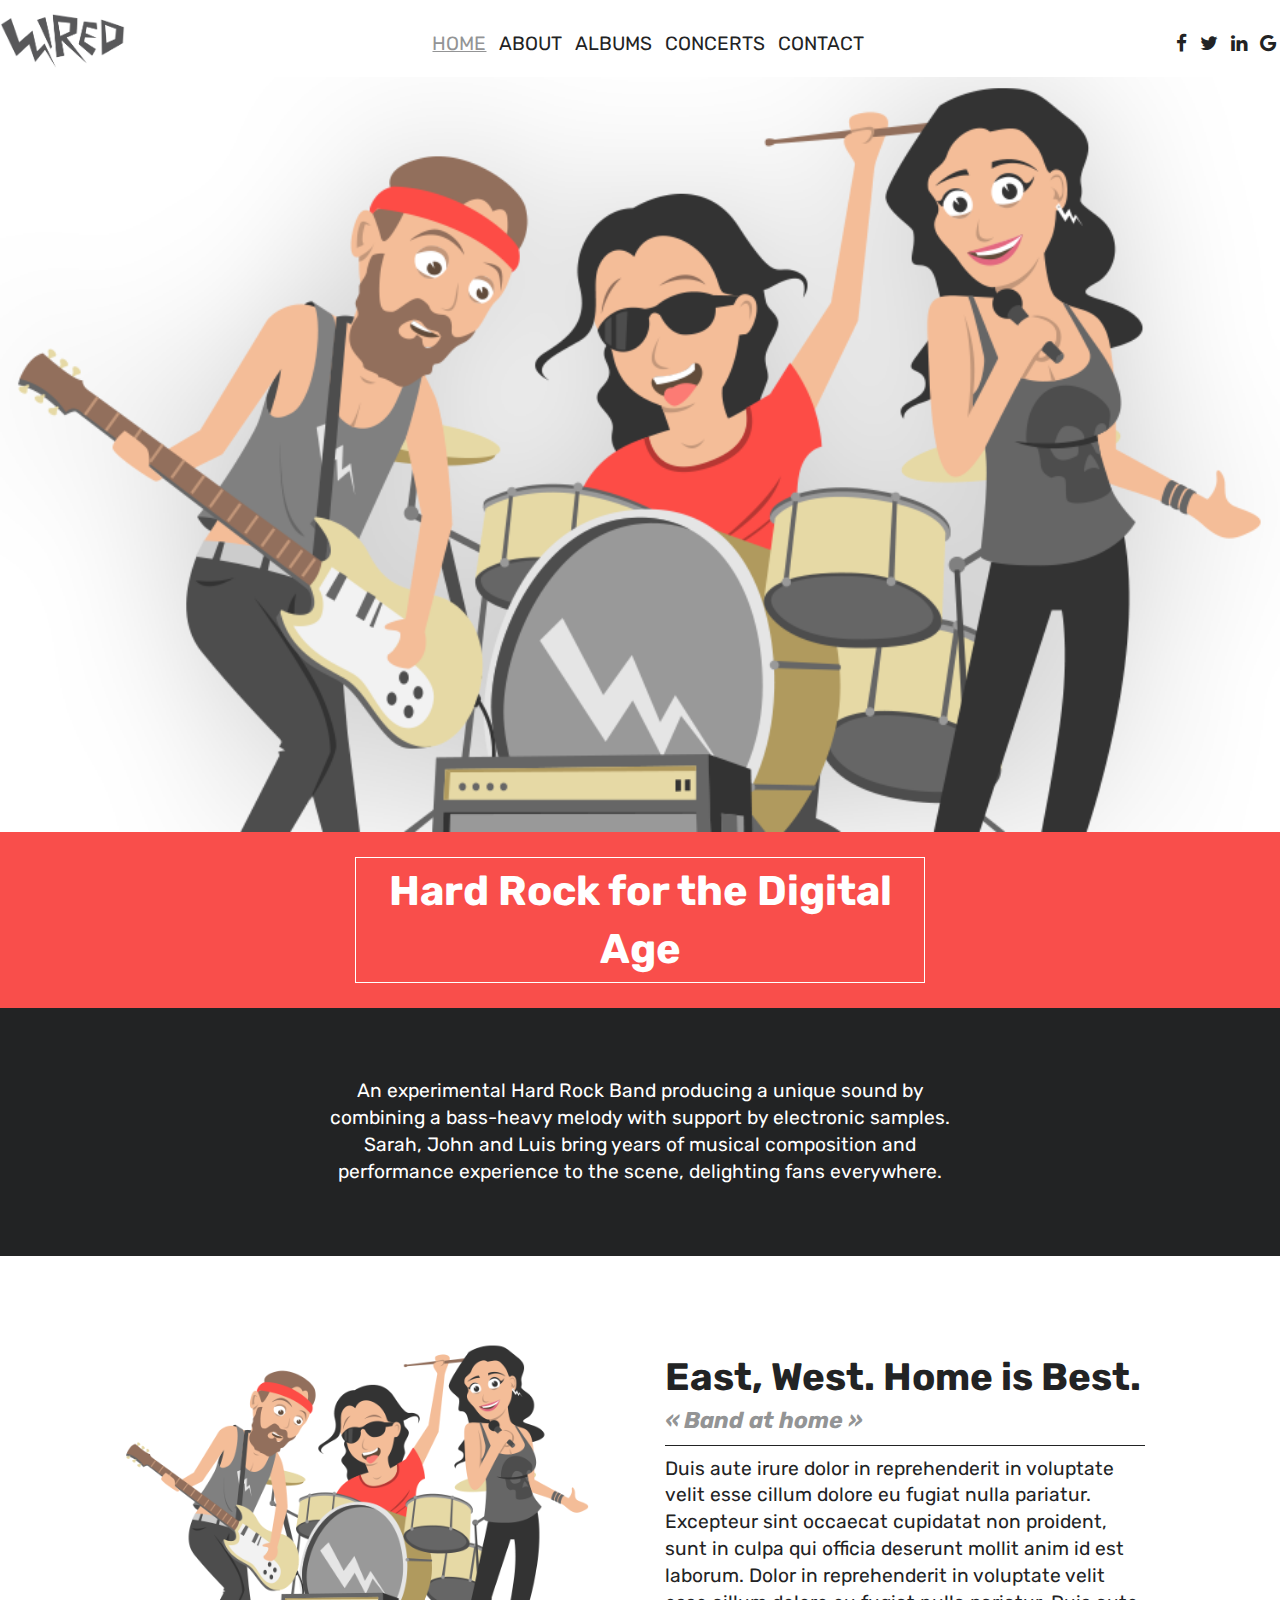
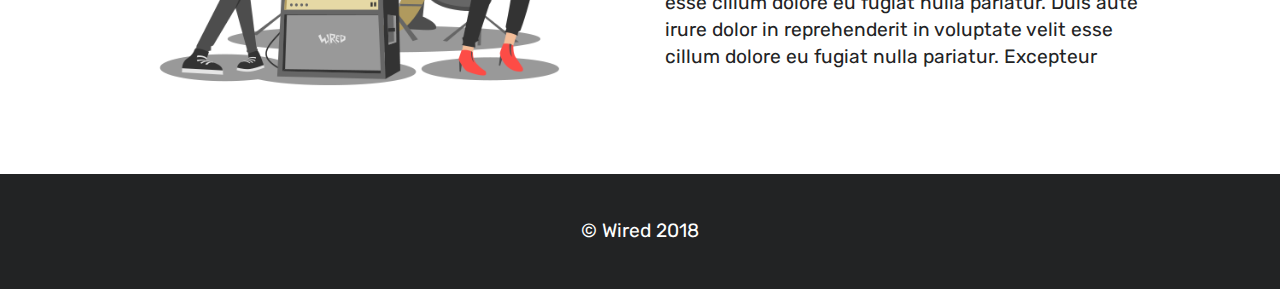
<file: index.html>
<!DOCTYPE html>
<html lang="en" dir="ltr">
  <head>
    <meta charset="utf-8">
    <title>Wired - Home</title>
    <meta name="viewport" content="width=device-width, initial-scale=1">
    <link href="https://fonts.googleapis.com/css?family=Rubik:300,300i" rel="stylesheet">
    <link href="https://cdnjs.cloudflare.com/ajax/libs/font-awesome/4.7.0/css/font-awesome.min.css" rel="stylesheet">
    <link href="https://necolas.github.io/normalize.css/latest/normalize.css" rel="stylesheet">
    <link rel="stylesheet" type="text/css" href="theme.css">
    <link rel="stylesheet" type="text/css" href="components.css">
  </head>
  <body>
    <header>
      <div class="logo-container">
        <img src="assets/logo.png" alt="Wired Logo" width="125">
      </div>
      <nav>
        <ul>
          <li><a class="current" href="index.html">HOME</a></li>
          <li><a href="about.html">ABOUT</a></li>
          <li><a href="albums.html">ALBUMS</a></li>
          <li><a href="concerts.html">CONCERTS</a></li>
          <li><a href="contact.html">CONTACT</a></li>
        </ul>
      </nav>
      <ul class="icons-container">
        <li><a class="fa fa-facebook" href="#"></a></li>
        <li><a class="fa fa-twitter" href="#"></a></li>
        <li><a class="fa fa-linkedin" href="#"></a></li>
        <li><a class="fa fa-google" href="#"></a></li>
      </ul>
    </header>
    <div class="banner-container">
      <img class="banner-img"src="assets/banner_home.png" alt="Band at Home"/>
      <div class=banner-title>
        <h1>Hard Rock for the Digital Age</h1>
      </div>
      <div class="banner-txt">
        <p>An experimental Hard Rock Band producing a unique sound by combining a bass-heavy melody with support by electronic samples. Sarah, John and Luis bring  years of musical composition and performance experience to the scene, delighting fans everywhere.
        </p>
      </div>
    </div>
    <main>
      <div class="img-txt-container">
        <div class="img-container">
          <img src="assets/band.png" alt="The Band" width="380"/>
        </div>
        <div id="pad-mod" class="txt-container">
          <h1>East, West. Home is Best.</h1>
          <h4>« Band at home »</h4>
          <p>Duis aute irure dolor in reprehenderit in voluptate velit esse cillum dolore eu fugiat nulla pariatur. Excepteur sint occaecat cupidatat non proident, sunt in culpa qui officia deserunt mollit anim id est laborum. Dolor in reprehenderit in voluptate velit esse cillum dolore eu fugiat nulla pariatur. Duis aute irure dolor in reprehenderit in voluptate velit esse cillum dolore eu fugiat nulla pariatur. Excepteur
          </p>
        </div>
      </div>
    </main>
    <footer>
      <p>&copy; Wired 2018</p>
    </footer>
  </body>
</html>
</file>
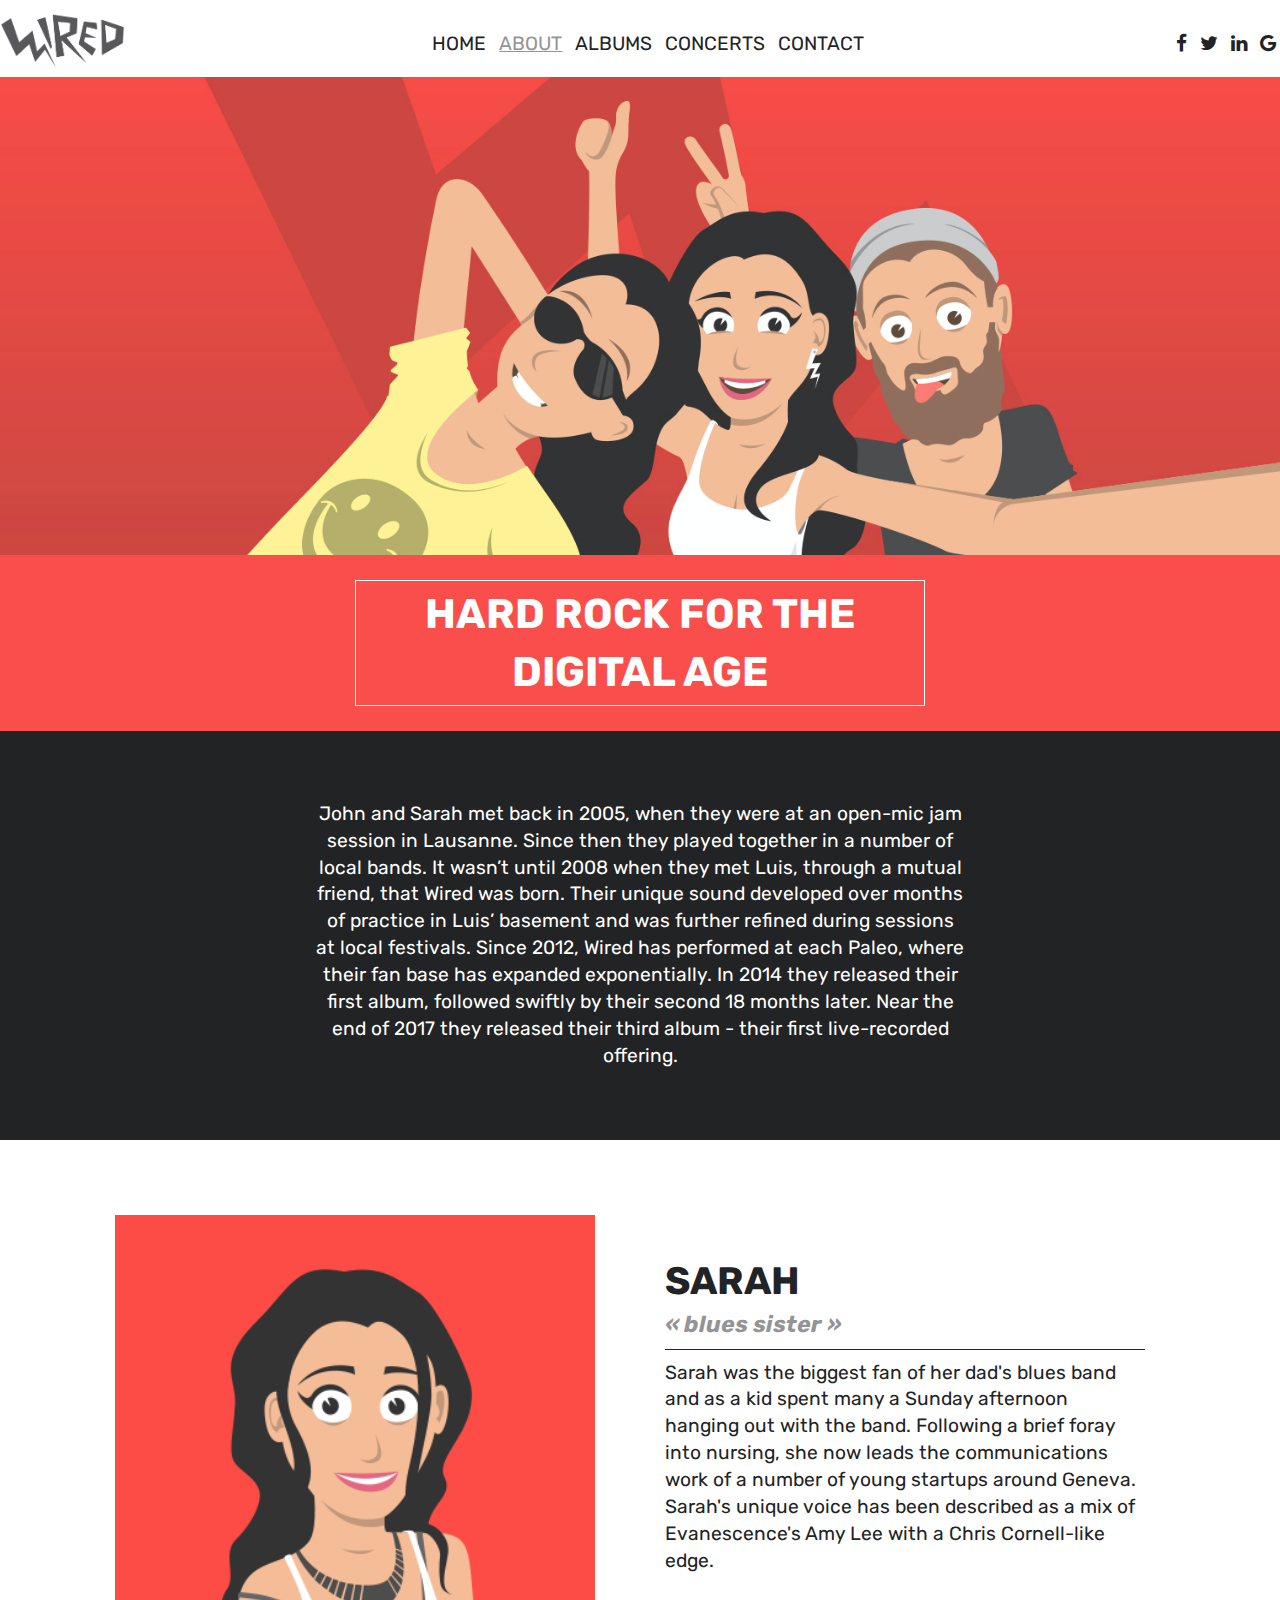
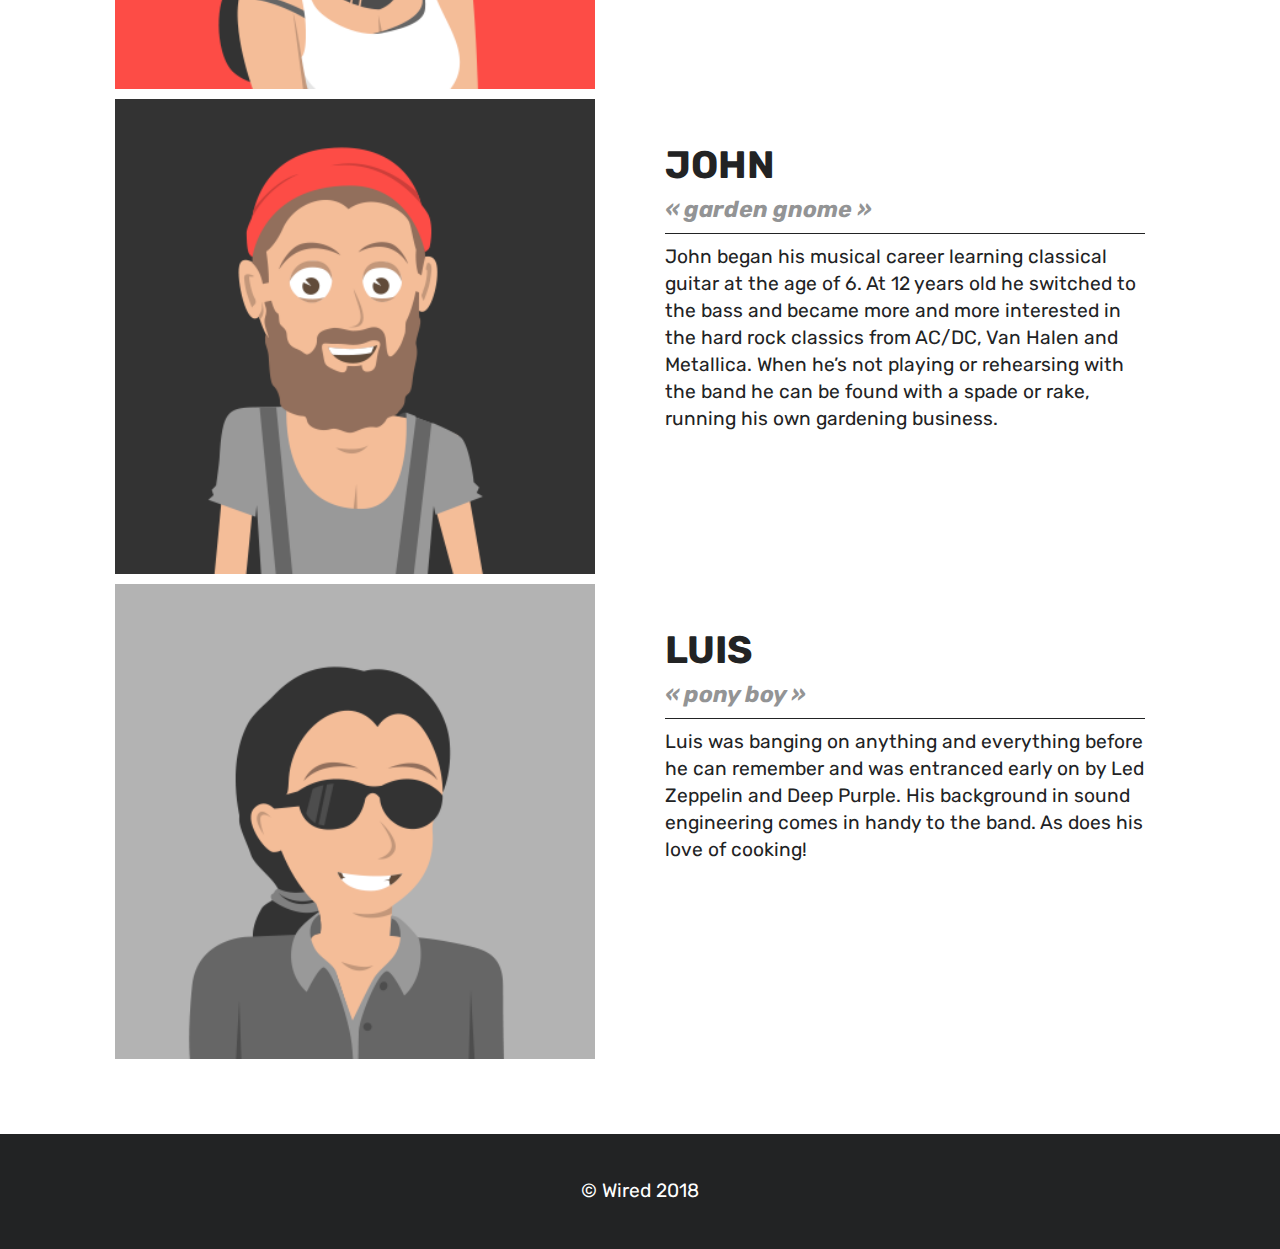
<file: about.html>
<!DOCTYPE html>
<html lang="en" dir="ltr">
  <head>
    <meta charset="utf-8">
    <title>Wired - About</title>
    <meta name="viewport" content="width=device-width, initial-scale=1">
    <link href="https://fonts.googleapis.com/css?family=Rubik:300,300i" rel="stylesheet">
    <link href="https://cdnjs.cloudflare.com/ajax/libs/font-awesome/4.7.0/css/font-awesome.min.css" rel="stylesheet">
    <link href="https://necolas.github.io/normalize.css/latest/normalize.css" rel="stylesheet">
    <link rel="stylesheet" type="text/css" href="theme.css">
    <link rel="stylesheet" type="text/css" href="components.css">
  </head>
  <body>
    <header>
      <div class="logo-container">
        <img src="assets/logo.png" alt="Wired Logo" width="125">
      </div>
      <nav>
        <ul>
          <li><a href="index.html">HOME</a></li>
          <li><a class="current" href="about.html">ABOUT</a></li>
          <li><a href="albums.html">ALBUMS</a></li>
          <li><a href="concerts.html">CONCERTS</a></li>
          <li><a href="contact.html">CONTACT</a></li>
        </ul>
      </nav>
      <ul class="icons-container">
        <li><a class="fa fa-facebook" href="#"></a></li>
        <li><a class="fa fa-twitter" href="#"></a></li>
        <li><a class="fa fa-linkedin" href="#"></a></li>
        <li><a class="fa fa-google" href="#"></a></li>
      </ul>
    </header>
    <div class="banner-container">
      <img class="banner-img" src="assets/banner.png" alt="The Band"/>
      <div class=banner-title>
        <h1>HARD ROCK FOR THE DIGITAL AGE</h1>
      </div>
      <div class="banner-txt">
        <p>John and Sarah met back in 2005, when they were at an open-mic jam session in Lausanne. Since then they played together in a number of local bands. It wasn’t until 2008 when they met Luis, through a mutual friend, that Wired was born. Their unique sound developed over months of practice in Luis’ basement and was further refined during sessions at local festivals. Since 2012, Wired has performed at each Paleo, where their fan base has expanded exponentially. In 2014 they released their first album, followed swiftly by their second 18 months later. Near the end of 2017 they released their third album - their first live-recorded offering.</p>
      </div>
    </div>
    <main>
      <div class="img-txt-container">
        <div class="img-container">
          <img src="assets/sarah.png" alt="Profile - Sarah" width="293"/>
        </div>
        <div class="txt-container">
          <h1>SARAH</h1>
          <h4>« blues sister »</h4>
          <p>Sarah was the biggest fan of her dad's blues band and as a kid spent many a Sunday afternoon hanging out with the band. Following a brief foray into nursing, she now leads the communications work of a number of young startups around Geneva. Sarah's unique voice has been described as a mix of Evanescence's Amy Lee with a Chris Cornell-like edge.
          </p>
        </div>
      </div>
      <div class="img-txt-container">
        <div class="img-container">
          <img src="assets/john.png" alt="Profile - John" width="293"/>
        </div>
        <div class="txt-container">
          <h1>JOHN</h1>
          <h4>« garden gnome »</h4>
          <p>John began his musical career learning classical guitar at the age of 6. At 12 years old he switched to the bass and became more and more interested in the hard rock classics from AC/DC, Van Halen and Metallica. When he’s not playing or rehearsing with the band he can be found with a spade or rake, running his own gardening business.
          </p>
        </div>
      </div>
      <div class="img-txt-container">
        <div class="img-container">
          <img src="assets/luis.png" alt="Profile - Luis" width="293"/>
        </div>
        <div class="txt-container">
          <h1>LUIS</h1>
          <h4>« pony boy »</h4>
          <p>Luis was banging on anything and everything before he can remember and was entranced early on by Led Zeppelin and Deep Purple. His background in sound engineering comes in handy to the band. As does his love of cooking!
          </p>
        </div>
      </div>
    </main>
    <footer>
      <p>&copy; Wired 2018</p>
    </footer>
  </body>
</html>
</file>
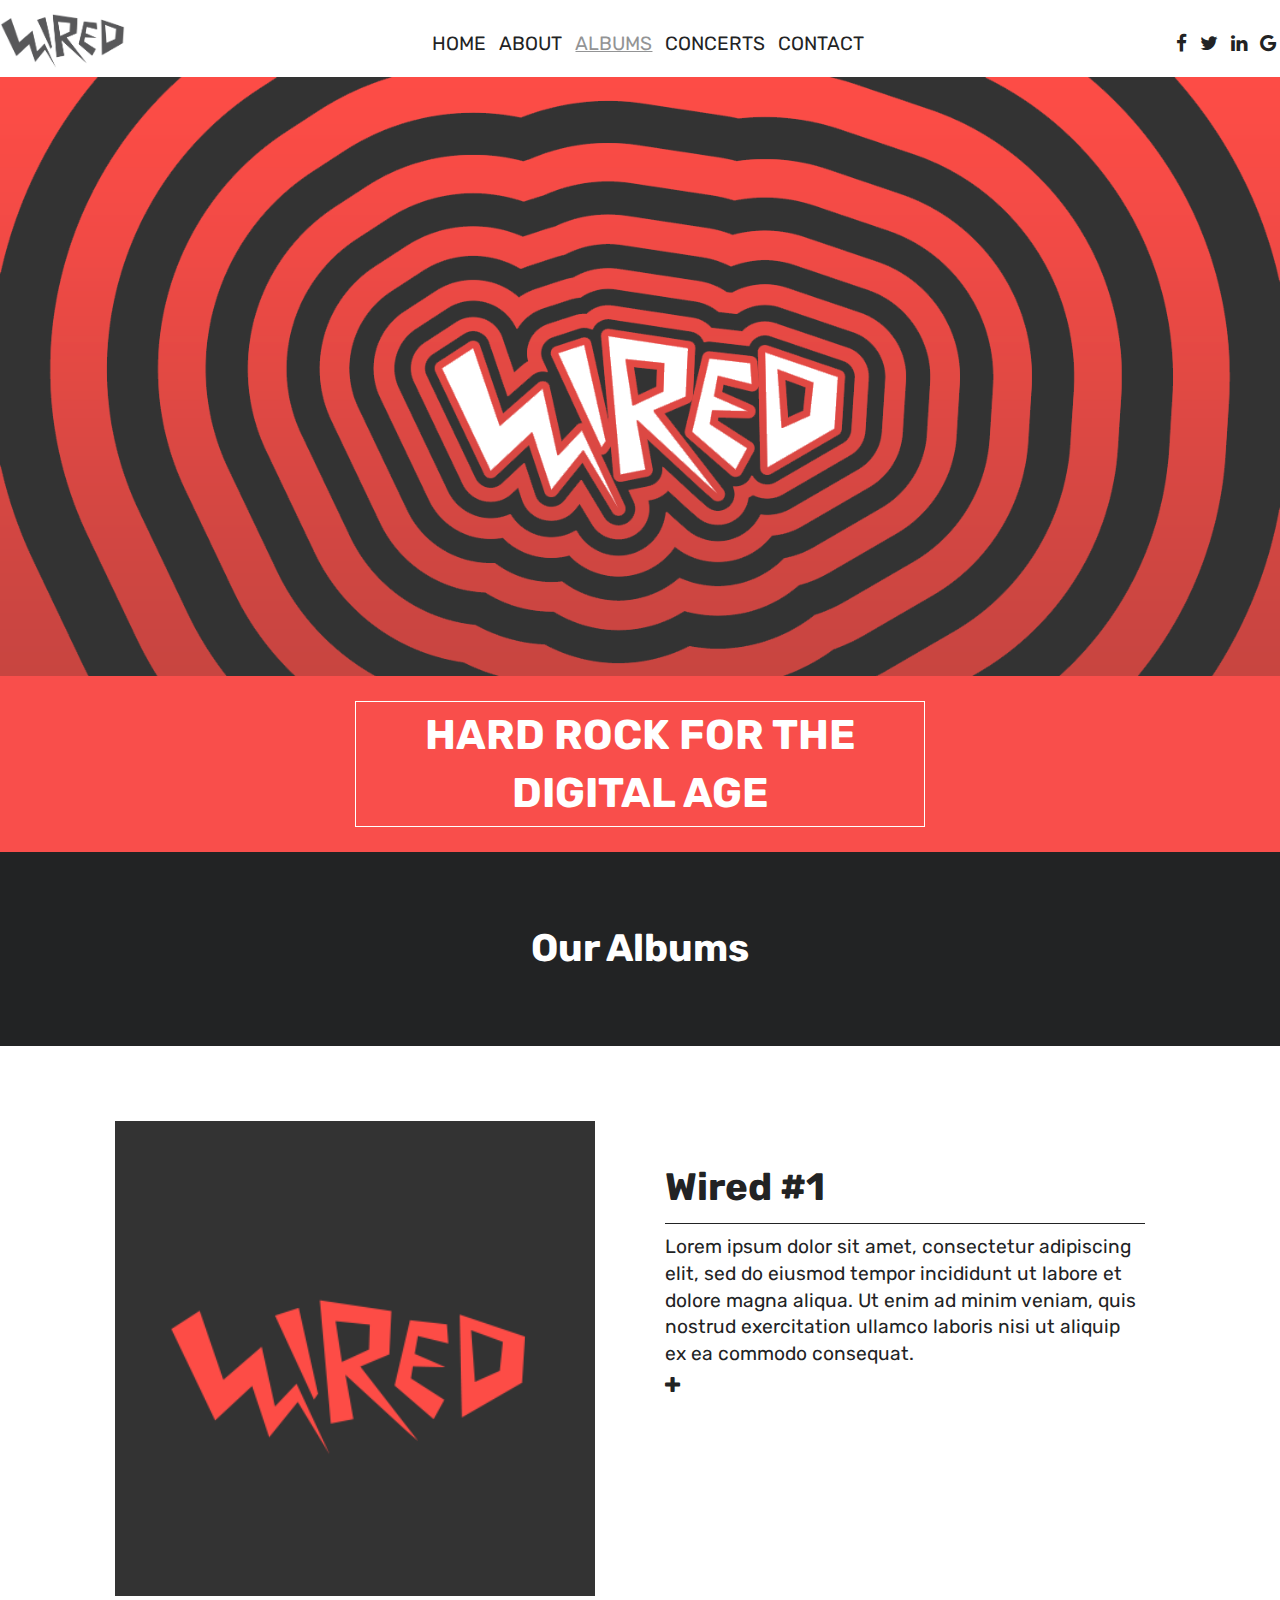
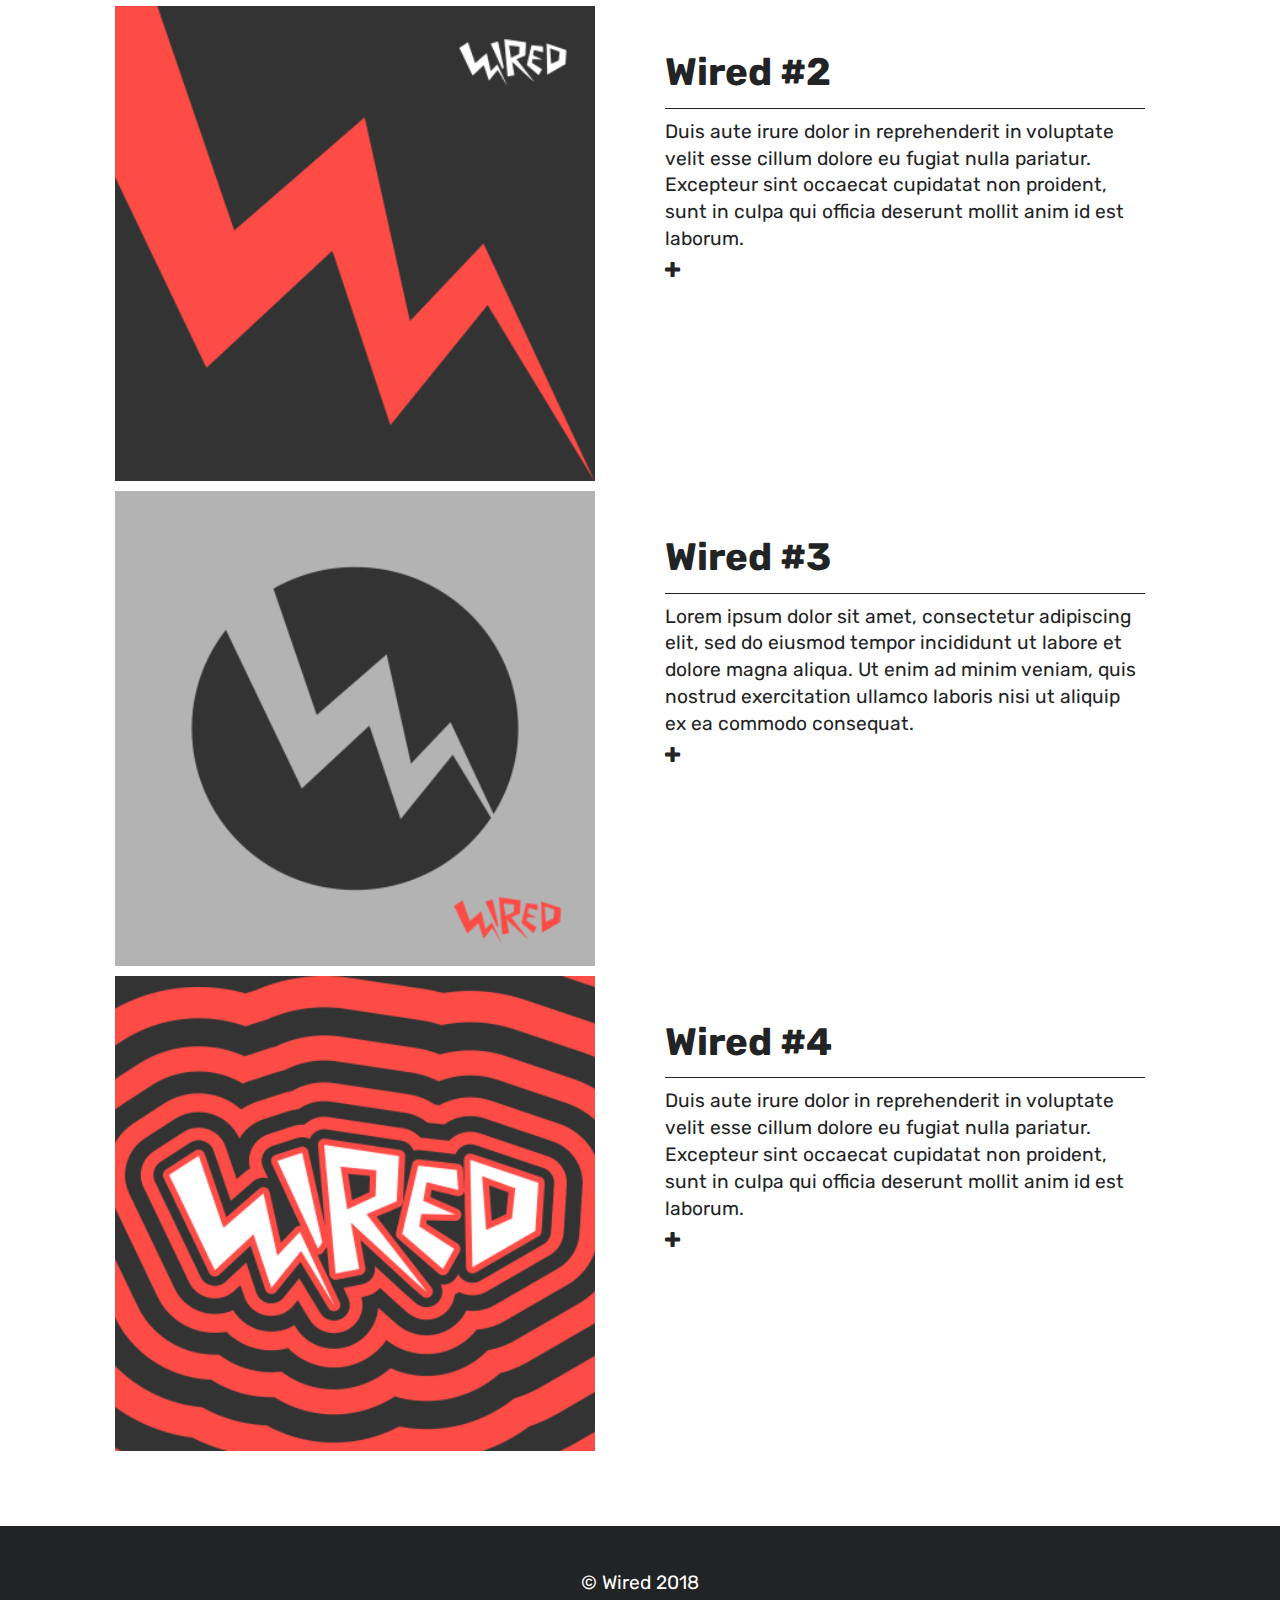
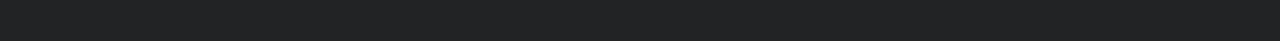
<file: albums.html>
<!DOCTYPE html>
<html lang="en" dir="ltr">
  <head>
    <meta charset="utf-8">
    <title>Wired - Albums</title>
    <meta name="viewport" content="width=device-width, initial-scale=1">
    <link href="https://fonts.googleapis.com/css?family=Rubik:300,300i" rel="stylesheet">
    <link href="https://cdnjs.cloudflare.com/ajax/libs/font-awesome/4.7.0/css/font-awesome.min.css" rel="stylesheet">
    <link href="https://necolas.github.io/normalize.css/latest/normalize.css" rel="stylesheet">
    <link rel="stylesheet" type="text/css" href="theme.css">
    <link rel="stylesheet" type="text/css" href="components.css">
  </head>
  <body>
    <header>
      <div class="logo-container">
        <img src="assets/logo.png" alt="Wired Logo" width="125">
      </div>
      <nav>
        <ul>
          <li><a href="index.html">HOME</a></li>
          <li><a href="about.html">ABOUT</a></li>
          <li><a class="current" href="albums.html">ALBUMS</a></li>
          <li><a href="concerts.html">CONCERTS</a></li>
          <li><a href="contact.html">CONTACT</a></li>
        </ul>
      </nav>
      <ul class="icons-container">
        <li><a class="fa fa-facebook" href="#"></a></li>
        <li><a class="fa fa-twitter" href="#"></a></li>
        <li><a class="fa fa-linkedin" href="#"></a></li>
        <li><a class="fa fa-google" href="#"></a></li>
      </ul>
    </header>
    <div class="banner-container">
      <img  class="banner-img" src="assets/banner_albums.png" alt="Huge Wired Logo"/a>
      <div class=banner-title>
        <h1>HARD ROCK FOR THE DIGITAL AGE</h1>
      </div>
      <div class="banner-txt">
        <h1>Our Albums</h1>
      </div>
    </div>
    <main>
      <div class="img-txt-container">
        <div class="img-container">
          <img src="assets/albums/album_1.png" alt="Album 1" width="293"/>
        </div>
        <div class="txt-container">
          <h1>Wired #1</h1>
          <p>Lorem ipsum dolor sit amet, consectetur adipiscing elit, sed do eiusmod tempor incididunt ut labore et dolore magna aliqua. Ut enim ad minim veniam, quis nostrud exercitation ullamco laboris nisi ut aliquip ex ea commodo consequat.
          </p>
          <span class="fa fa-plus"></span>
        </div>
      </div>
      <div class="img-txt-container">
        <div class="img-container">
          <img src="./assets/albums/album_2.png" alt="Album 1" width="293"/>
        </div>
        <div class="txt-container">
          <h1>Wired #2</h1>
          <p>Duis aute irure dolor in reprehenderit in voluptate velit esse cillum dolore eu fugiat nulla pariatur. Excepteur sint occaecat cupidatat non proident, sunt in culpa qui officia deserunt mollit anim id est laborum.
          </p>
          <span class="fa fa-plus"></span>
        </div>
      </div>
      <div class="img-txt-container">
        <div class="img-container">
          <img src="./assets/albums/album_3.png" alt="Album 3" width="293"/>
        </div>
        <div class="txt-container">
          <h1>Wired #3</h1>
          <p>Lorem ipsum dolor sit amet, consectetur adipiscing elit, sed do eiusmod tempor incididunt ut labore et dolore magna aliqua. Ut enim ad minim veniam, quis nostrud exercitation ullamco laboris nisi ut aliquip ex ea commodo consequat.
          </p>
          <span class="fa fa-plus"></span>
        </div>
      </div>
      <div class="img-txt-container">
        <div class="img-container">
          <img src="./assets/albums/album_4.png" alt="Album 4" width="293"/>
        </div>
        <div class="txt-container">
          <h1>Wired #4</h1>
          <p>Duis aute irure dolor in reprehenderit in voluptate velit esse cillum dolore eu fugiat nulla pariatur. Excepteur sint occaecat cupidatat non proident, sunt in culpa qui officia deserunt mollit anim id est laborum.
          </p>
          <span class="fa fa-plus"></span>
        </div>
      </div>
    </main>
    <footer>
      <p>&copy; Wired 2018</p>
    </footer>
  </body>
</html>
</file>
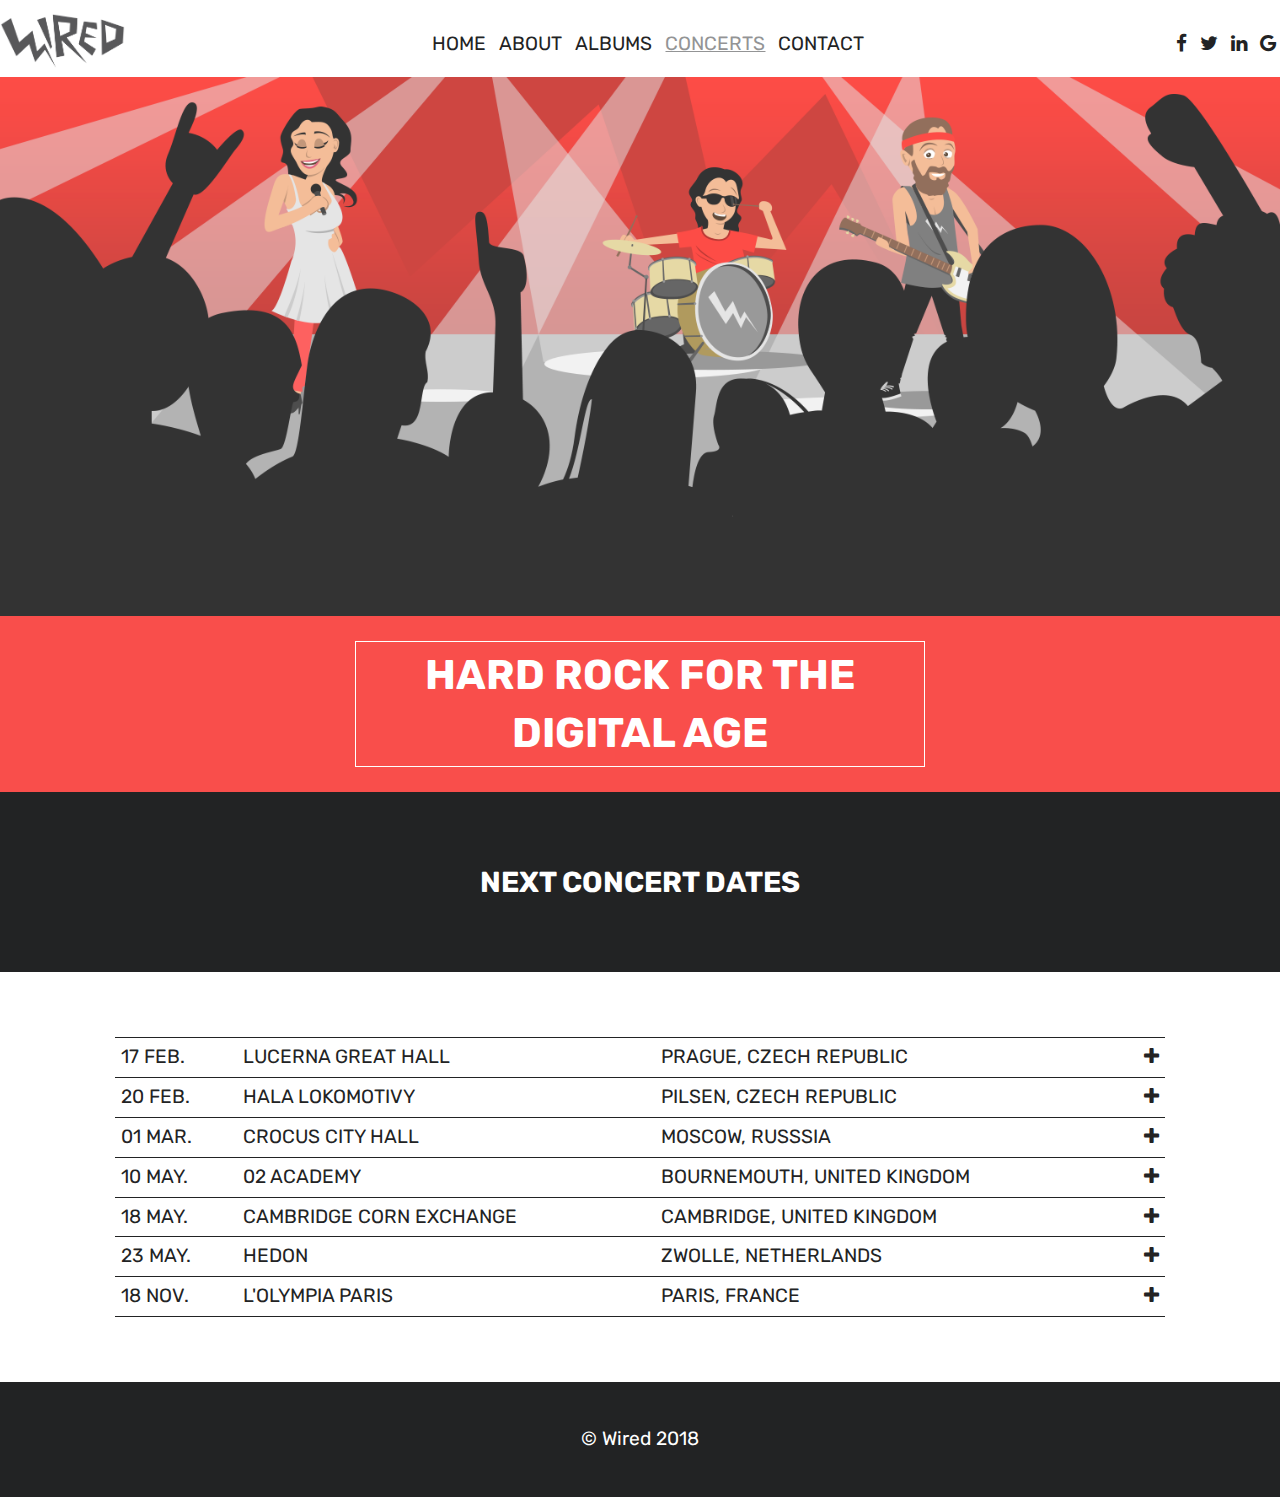
<file: concerts.html>
<!DOCTYPE html>
<html lang="en" dir="ltr">
  <head>
    <meta charset="utf-8">
    <title>Wired - Concerts</title>
    <meta name="viewport" content="width=device-width, initial-scale=1">
    <link href="https://fonts.googleapis.com/css?family=Rubik:300,300i" rel="stylesheet">
    <link href="https://cdnjs.cloudflare.com/ajax/libs/font-awesome/4.7.0/css/font-awesome.min.css" rel="stylesheet">
    <link href="https://necolas.github.io/normalize.css/latest/normalize.css" rel="stylesheet">
    <link rel="stylesheet" type="text/css" href="theme.css">
    <link rel="stylesheet" type="text/css" href="components.css">
  </head>
  <body>
    <header>
      <div class="logo-container">
        <img src="assets/logo.png" alt="Wired Logo" width="125">
      </div>
      <nav>
        <ul>
          <li><a href="index.html">HOME</a></li>
          <li><a href="about.html">ABOUT</a></li>
          <li><a href="albums.html">ALBUMS</a></li>
          <li><a class="current" href="concerts.html">CONCERTS</a></li>
          <li><a href="contact.html">CONTACT</a></li>
        </ul>
      </nav>
      <ul class="icons-container">
        <li><a class="fa fa-facebook" href="#"></a></li>
        <li><a class="fa fa-twitter" href="#"></a></li>
        <li><a class="fa fa-linkedin" href="#"></a></li>
        <li><a class="fa fa-google" href="#"></a></li>
      </ul>
    </header>
    <div class="banner-container">
      <img class="banner-img" src="assets/banner_concerts.png" alt="Band On Stage"/>
      <div class=banner-title>
        <h1>HARD ROCK FOR THE DIGITAL AGE</h1>
      </div>
      <div class="banner-txt">
        <h2>NEXT CONCERT DATES</h2>
      </div>
    </div>
    <main>
      <table>
        <tbody>
          <tr>
            <td>17 FEB.</td>
            <td>LUCERNA GREAT HALL</td>
            <td>PRAGUE, CZECH REPUBLIC</td>
            <td><span class="fa fa-plus"></span></td>
          </tr>
          <tr>
            <td>20 FEB.</td>
            <td>HALA LOKOMOTIVY</td>
            <td>PILSEN, CZECH REPUBLIC</td>
            <td><span class="fa fa-plus"></span></td>
          </tr>
          <tr>
            <td>01 MAR.</td>
            <td>CROCUS CITY HALL</td>
            <td>MOSCOW, RUSSSIA</td>
            <td><span class="fa fa-plus"></span></td>
          </tr>
          <tr>
            <td>10 MAY.</td>
            <td>02 ACADEMY</td>
            <td>BOURNEMOUTH, UNITED KINGDOM</td>
            <td><span class="fa fa-plus"></span></td>
          </tr>
          <tr>
            <td>18 MAY.</td>
            <td>CAMBRIDGE CORN EXCHANGE</td>
            <td>CAMBRIDGE, UNITED KINGDOM</td>
            <td><span class="fa fa-plus"></span></td>
          </tr>
          <tr>
            <td>23 MAY.</td>
            <td>HEDON</td>
            <td>ZWOLLE, NETHERLANDS</td>
            <td><span class="fa fa-plus"></span></td>
          </tr>
          <tr>
            <td>18 NOV.</td>
            <td>L'OLYMPIA PARIS</td>
            <td>PARIS, FRANCE</td>
            <td><span class="fa fa-plus"></span></td>
          </tr>
        </tbody>
      </table>
    </main>
    <footer>
      <p>&copy; Wired 2018</p>
    </footer>
  </body>
</html>
</file>
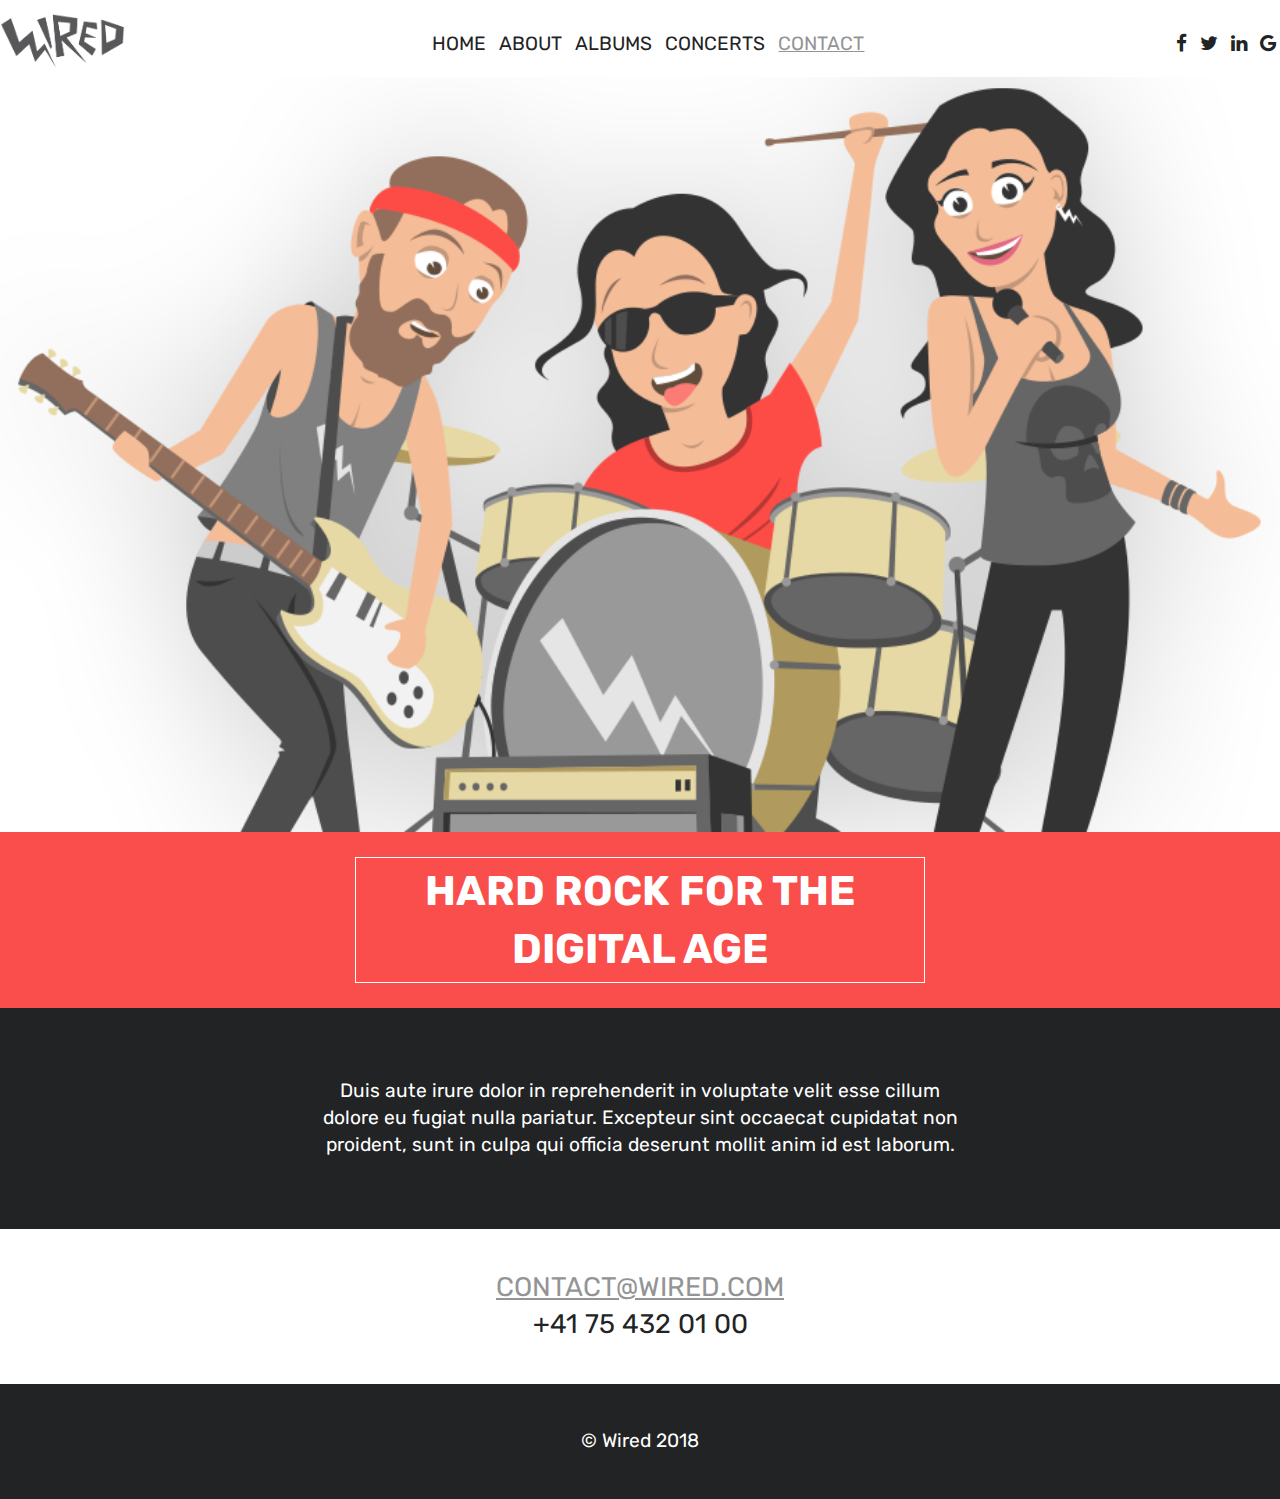
<file: contact.html>
<!DOCTYPE html>
<html lang="en" dir="ltr">
  <head>
    <meta charset="utf-8">
    <title>Wired - Contact</title>
    <meta name="viewport" content="width=device-width, initial-scale=1">
    <link href="https://fonts.googleapis.com/css?family=Rubik:300,300i" rel="stylesheet">
    <link href="https://cdnjs.cloudflare.com/ajax/libs/font-awesome/4.7.0/css/font-awesome.min.css" rel="stylesheet">
    <link href="https://necolas.github.io/normalize.css/latest/normalize.css" rel="stylesheet">
    <link rel="stylesheet" type="text/css" href="theme.css">
    <link rel="stylesheet" type="text/css" href="components.css">
  </head>
  <body>
    <header>
      <div class="logo-container">
        <img src="assets/logo.png" alt="Wired Logo" width="125">
      </div>
      <nav>
        <ul>
          <li><a href="index.html">HOME</a></li>
          <li><a href="about.html">ABOUT</a></li>
          <li><a href="albums.html">ALBUMS</a></li>
          <li><a href="concerts.html">CONCERTS</a></li>
          <li><a class="current" href="contact.html">CONTACT</a></li>
        </ul>
      </nav>
      <ul class="icons-container">
        <li><a class="fa fa-facebook" href="#"></a></li>
        <li><a class="fa fa-twitter" href="#"></a></li>
        <li><a class="fa fa-linkedin" href="#"></a></li>
        <li><a class="fa fa-google" href="#"></a></li>
      </ul>
    </header>
    <div class="banner-container">
      <img class="banner-img" src="assets/banner_home.png" alt="Band at Home"/>
      <div class=banner-title>
        <h1>HARD ROCK FOR THE DIGITAL AGE</h1>
      </div>
      <div class="banner-txt">
        <p> Duis aute irure dolor in reprehenderit in voluptate velit esse cillum dolore eu fugiat nulla pariatur. Excepteur sint occaecat cupidatat non proident, sunt in culpa qui officia deserunt mollit anim id est laborum.
        </p>
      </div>
      <div class="contact-container">
        <a href="mailto:contact@wired.com">CONTACT@WIRED.COM</a>
        <p>+41 75 432 01 00</p>
      </div>
    </div>
    <footer>
      <p>&copy; Wired 2018</p>
    </footer>
  </body>
</html>
</file>
<file: theme.css>
/* Stylesheet#2 for Wired Website */

body {
  margin: 0 auto;
  padding: 0%;
  max-width: 1495px;
  color: #222324;
  font-family: 'Rubik', sans-serif;
  font-weight: 400;
  line-height: 1.4;
  font-size: 1.2em;
}
/*
h1, h2, h3, h4 {
    font-weight: 400;
}
*/
h1 {
  margin:0;
}

main {
    padding: 65px 9%;
}

a {
    text-decoration: none;
}

/* unvisited link */
 a:link {
    color: #222324;
}
/* visited link */
a:visited {
    color: *#222324;
}
/* mouse over link */
a:hover {
    color: *#222324;
    text-decoration: underline;
}
/* selected link */
a:active {
    color: #222324;
}
</file>
<file: components.css>
/*  Style page for Wired website */

/* header styles */
header {
  display: flex;
  width: 100%;
  margin: 12px auto 0;
}

header ul {
  list-style: none;
  padding: 0;
}

header ul li {
  display: inline-block;
  margin: 0 4px;
}

.logo-container {
  flex: auto;
  align-self: flex-end;
}

nav {
  flex: auto;
  align-self: flex-end;
  text-align: center;
}

nav a.current {
  color: #939495;
  text-decoration: underline;
}

.icons-container {
  flex: auto;
  align-self: flex-end;
  text-align: right;
  list-style: none;
}

/* banner styles */
.banner-container {
  width: 100%;
  margin: 0 auto;
  text-align: center;
}

.banner-img {
  display: block;
  width: 100%;
}

.banner-title {
  background-color: #f94e4b; /* red */
  color: #ffffff;
  font-size: 1.2em;
  padding: 25px 0;
  width: 100%;
}

.banner-title h1 {
  margin: 0 auto;
  border: solid 1px white;
  max-width: 560px;
  font-size: 1.8em;
  padding: 4px;
}

.banner-txt {
  background-color: #222324; /* black */
  color: #ffffff;
  display: inline-block;
  width: 100%;
  padding: 70px 0;
}

.banner-txt p {
  max-width: 650px;
  margin: 0 auto;
  }

/* main content styles */
.img-txt-container {
  display: flex;
  flex-flow: row wrap;
  width: 100%;
  margin: 10px 0;
}

.img-container img {
  width: 100%;
  display: block;
}

.img-container {
  align-self: center;
  flex: 1 0 45%;
}

.txt-container {
  display: flex;
  flex-flow: column nowrap;
  padding: 40px 20px 20px 70px;
  flex: 1 0 45%;
}

.txt-container h2, .txt-container h4 {
  margin: 0;
}
.txt-container h4 {
    color: #939495;
    font-style: italic;
    font-size: 1.2em;
}

.txt-container p {
  margin: 8px 0;
  padding-top: 10px;
  border-top: 1px #222324 solid ;
}

#pad-mod {
  padding: 20px 20px 20px 70px;
}

/* table styles */
table {
  max-width: 1170px;
  border-collapse: collapse;
  width: 100%;
  margin: 0 auto;
}

td {
  border-top: solid 1px #222324;
  border-bottom: solid 1px #222324;
  padding: 6px;
}

td:first-child {
  font-weight: 400;
}

td:last-child {
  text-align: right;
}

.banner-txt h2 {
  margin: 0 auto;
}

.contact-container {
  font-size: 1.4em;
  padding-top: 40px;
  padding-bottom: 40px;
}

.contact-container a {
  color: #939495;
  text-decoration: underline;
  margin: 0px 0px;
}

.contact-container a:hover {
  color: #222324;
}

.contact-container p {
  margin: 0px 0px;
}

/* footer styles */
/*html,*/
body {
  height: 100%;
}

body {
  display: flex;
  flex-direction: column;
}

main {
  flex: 1 0 auto;
}

footer {
  flex-shrink: 0;
  background: #222324;
  color: #ffffff;
  padding: 25px;
  text-align: center;
}
</file>
